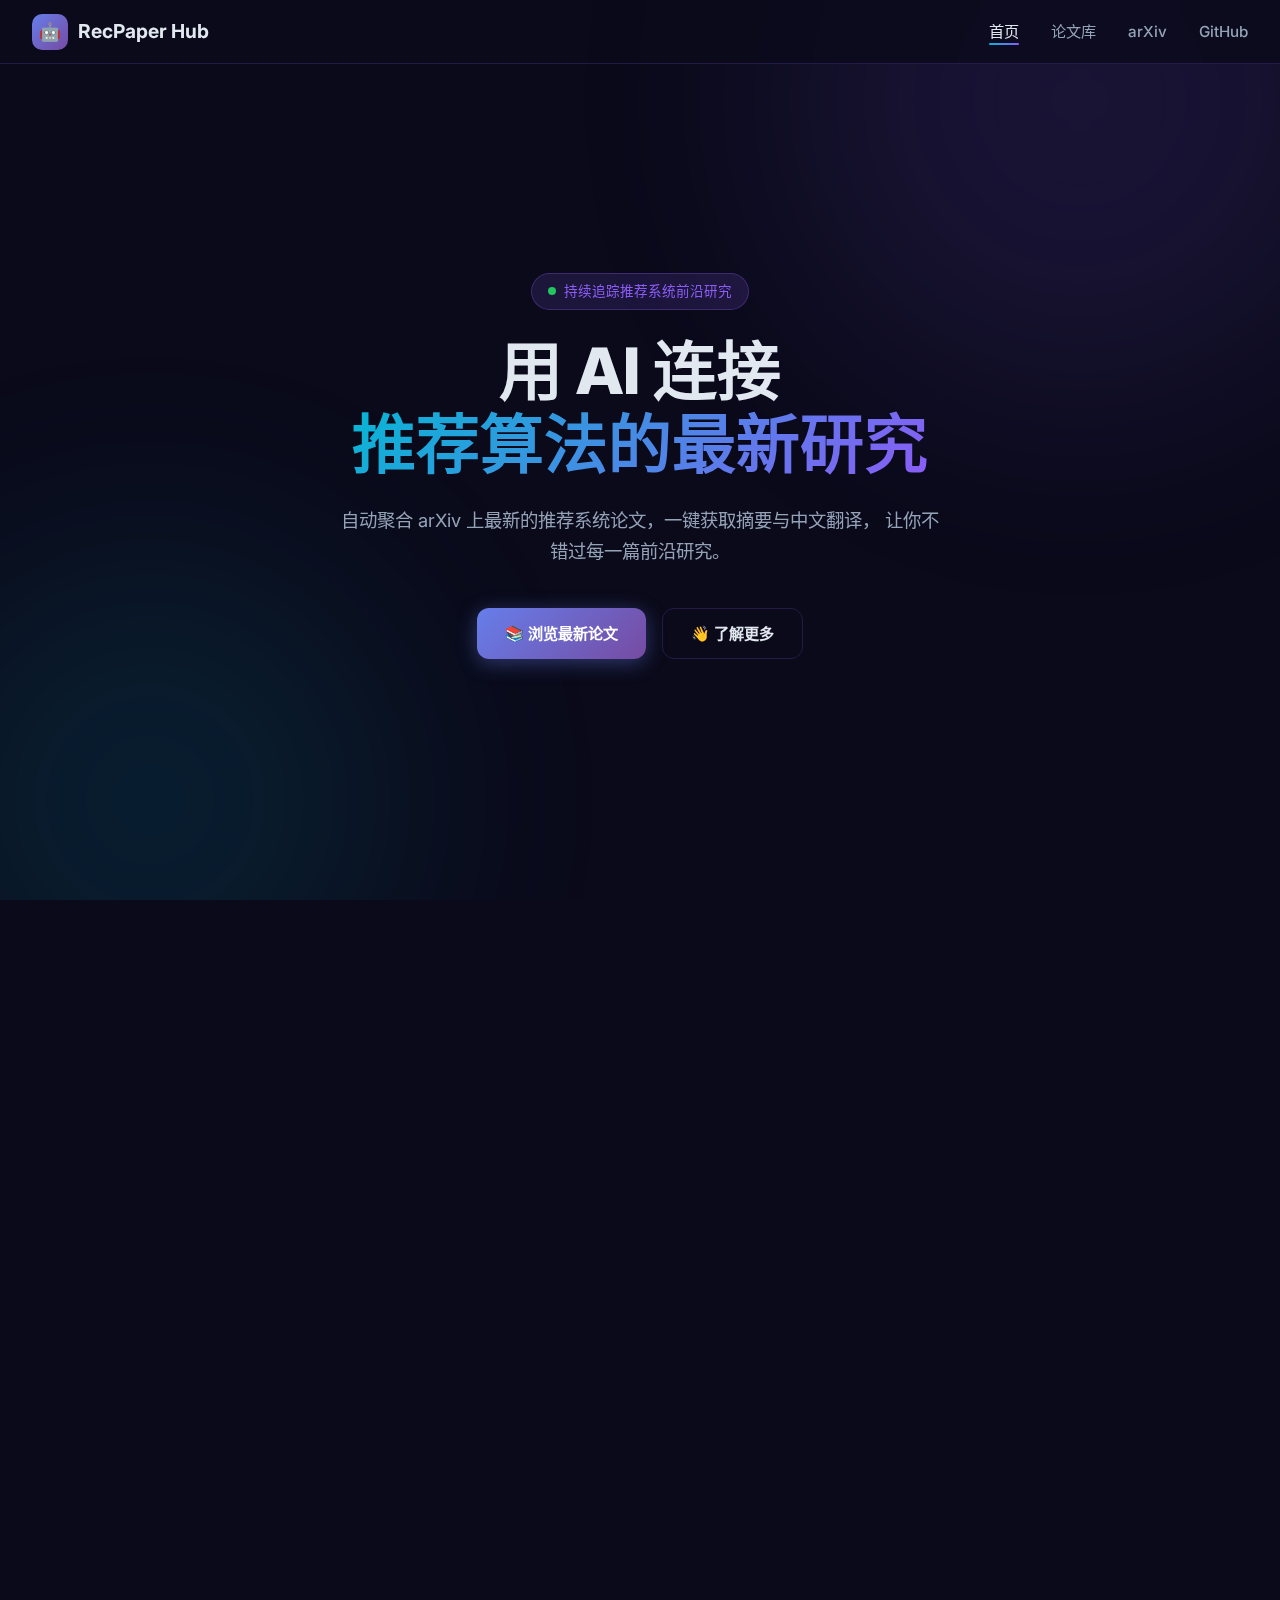
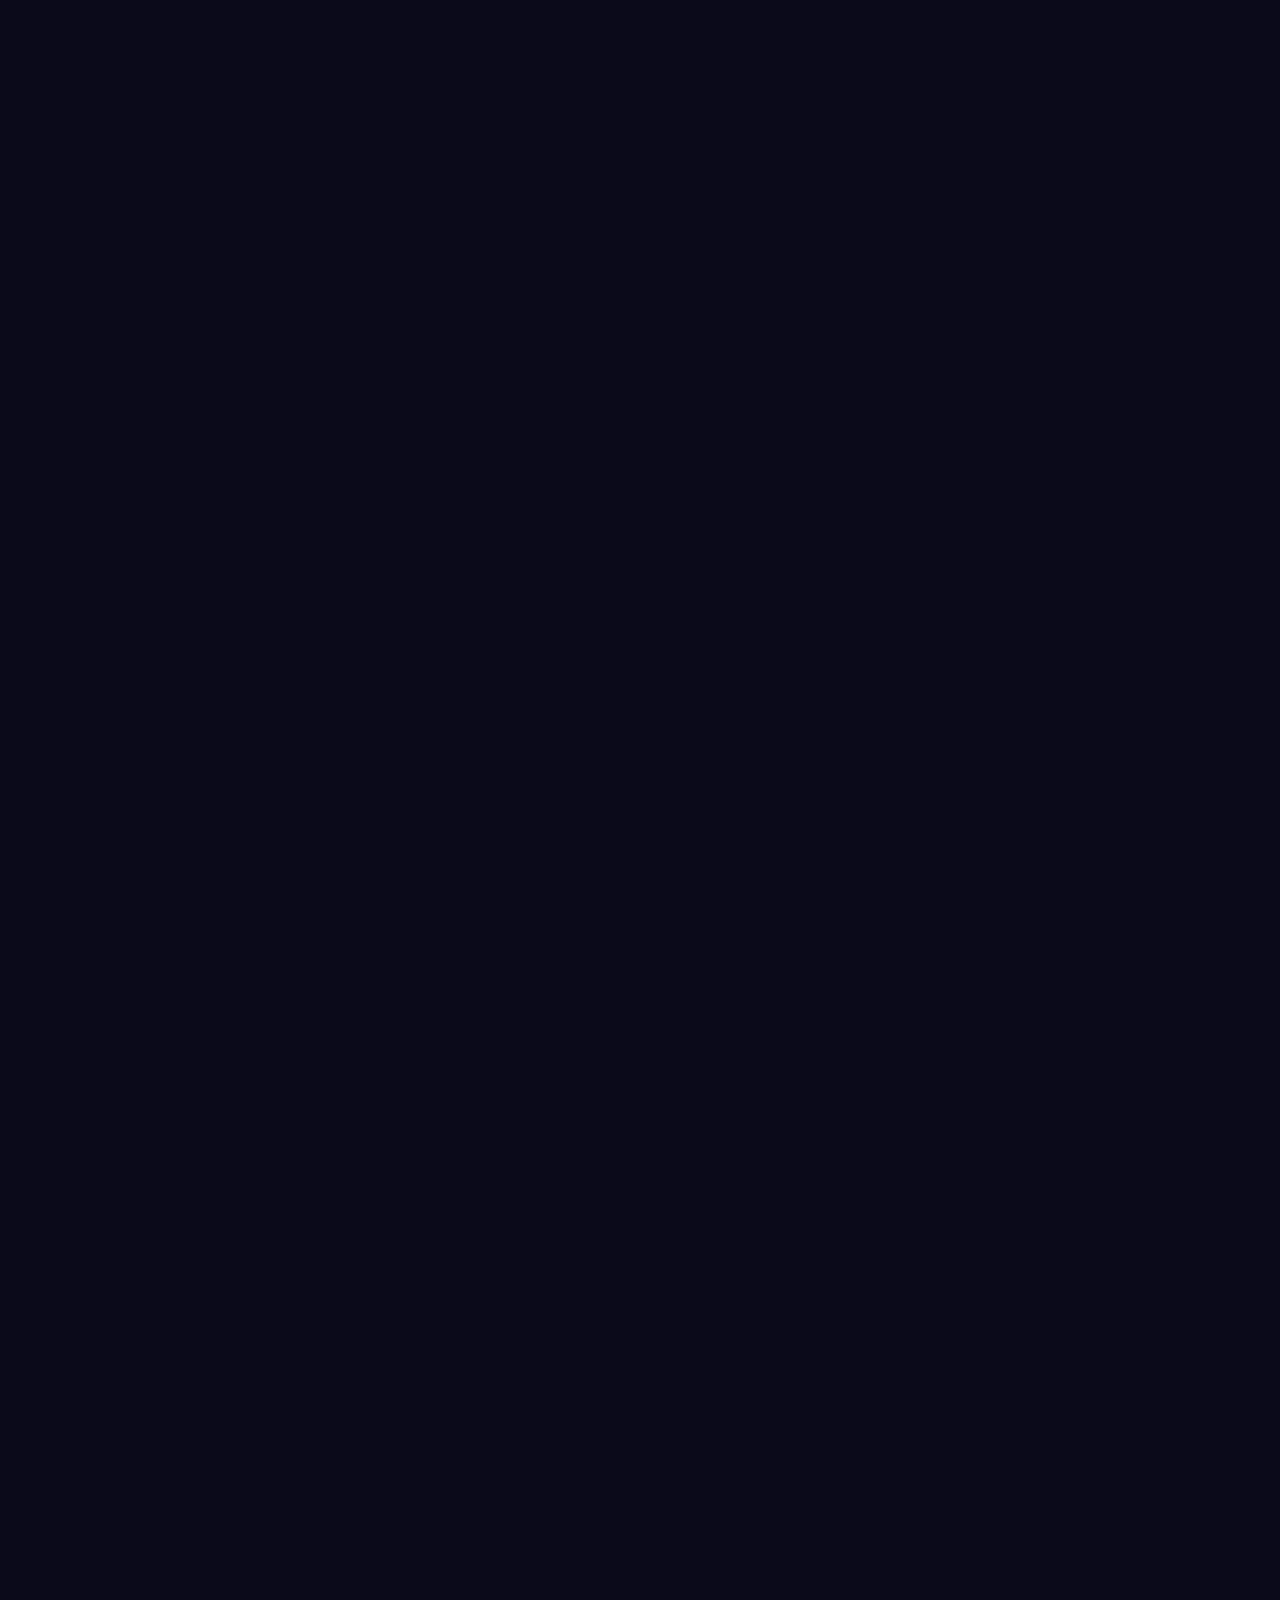
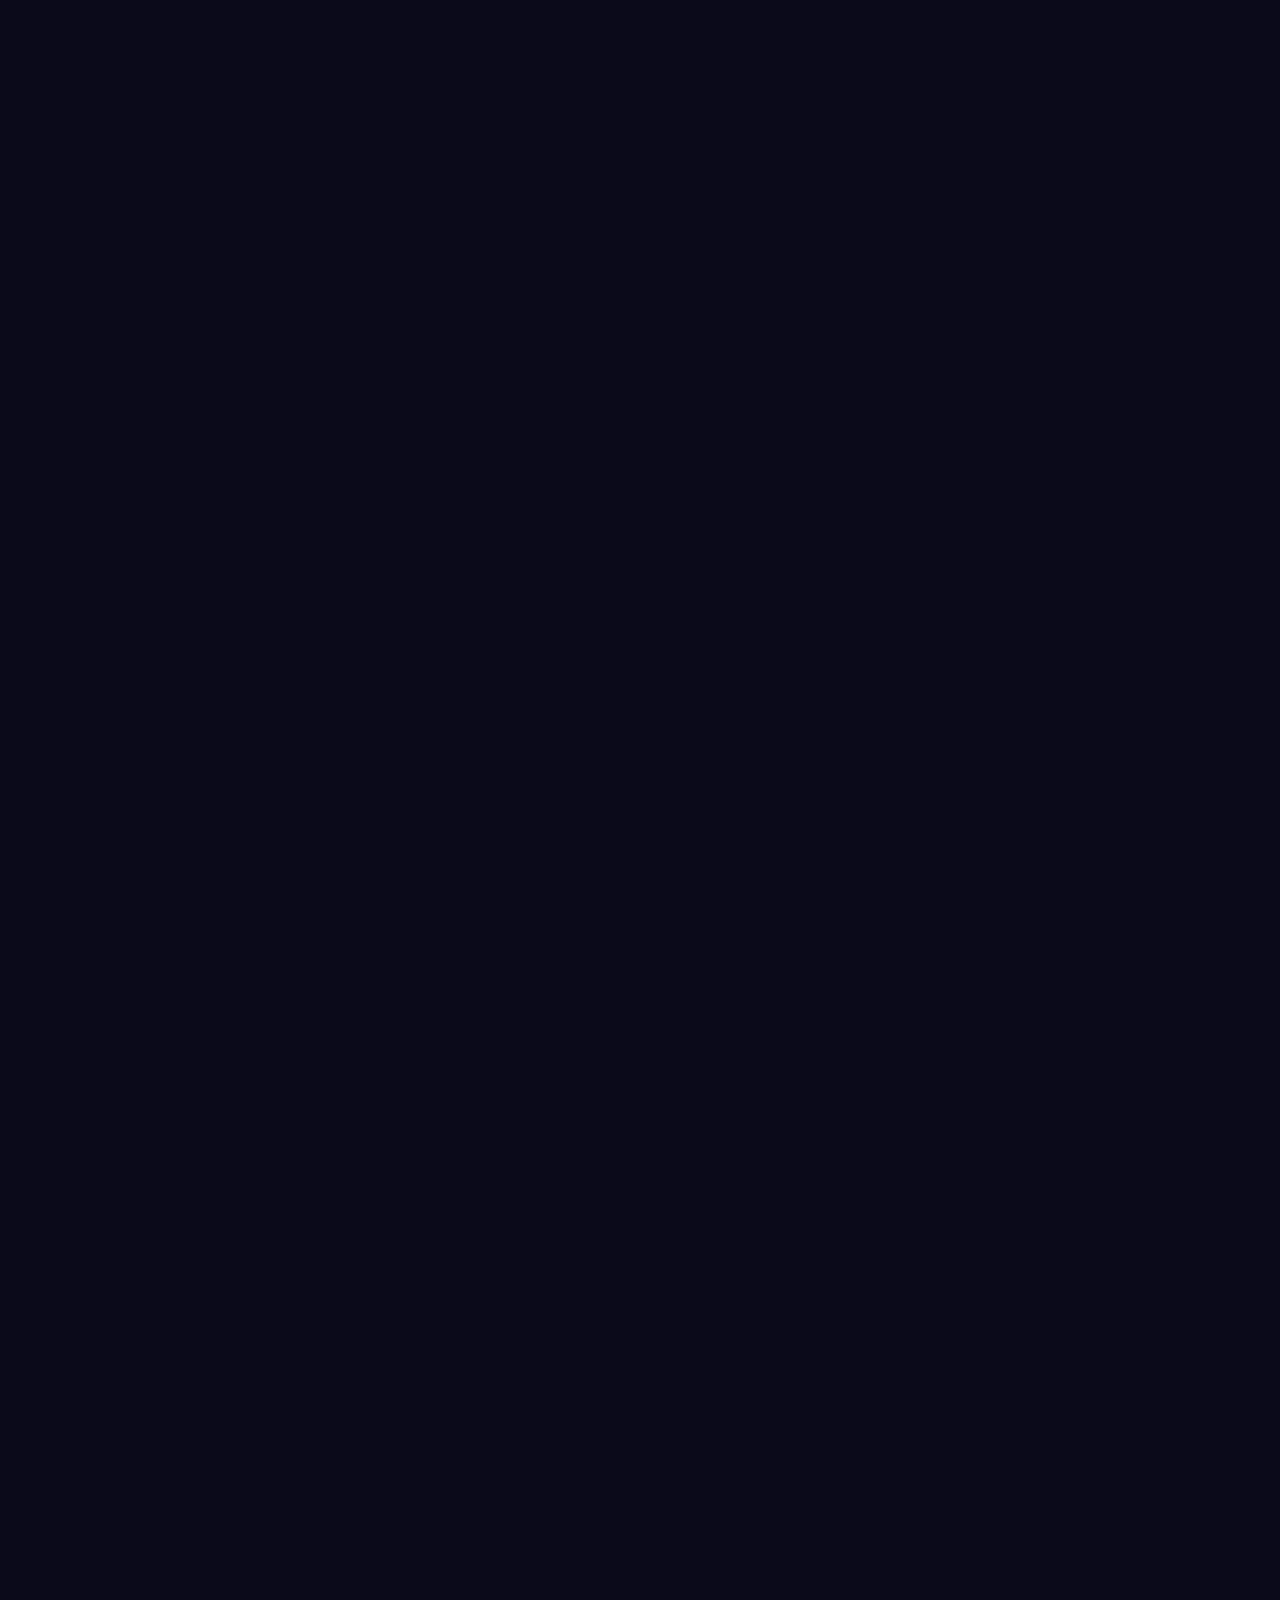
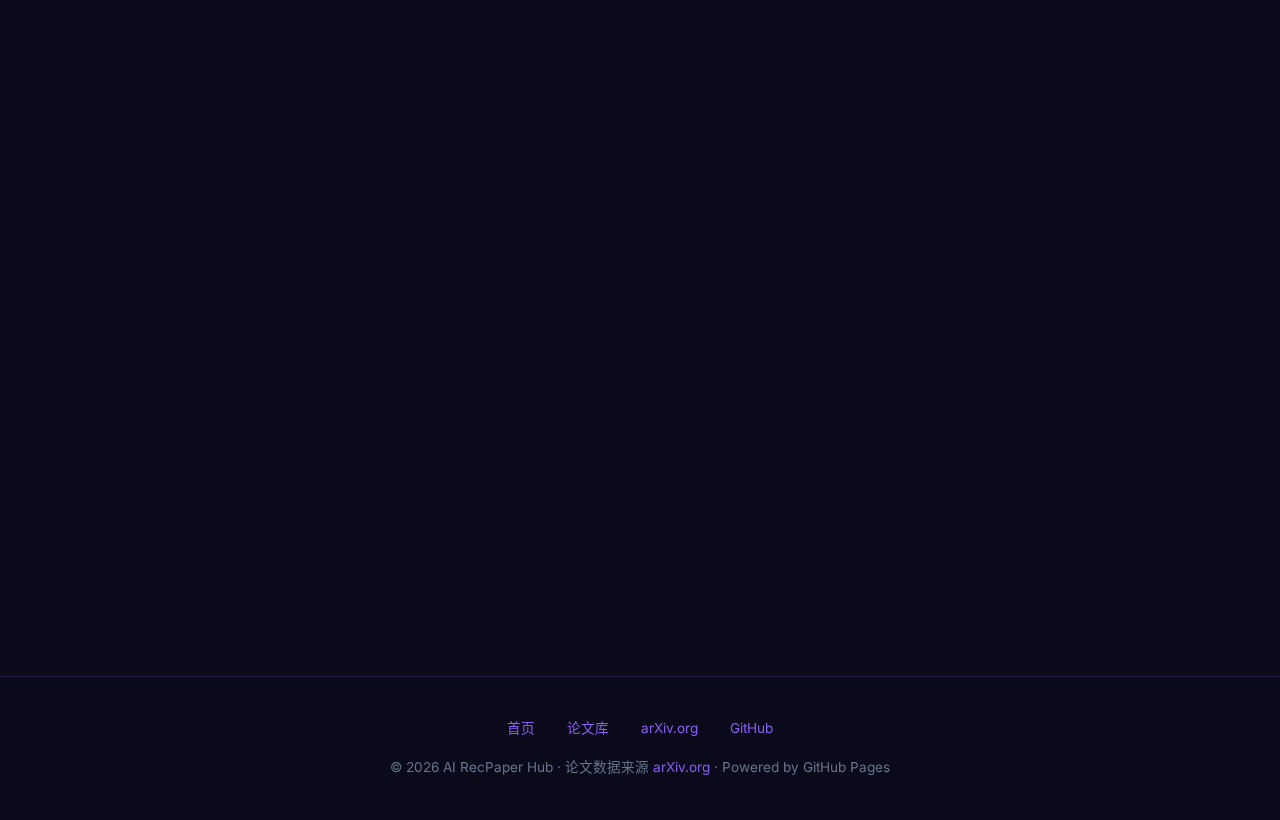
<file: index.html>
<!DOCTYPE html>
<html lang="zh-CN">
<head>
  <meta charset="UTF-8">
  <meta name="viewport" content="width=device-width, initial-scale=1.0">
  <title>AI RecPaper Hub | 推荐算法论文聚合</title>
  <meta name="description" content="AI 驱动的推荐算法论文聚合平台，自动从 arXiv 抓取最新推荐系统研究论文，提供中文翻译。">
  <link rel="preconnect" href="https://fonts.googleapis.com">
  <link rel="preconnect" href="https://fonts.gstatic.com" crossorigin>
  <link href="https://fonts.googleapis.com/css2?family=Inter:wght@400;500;600;700;800&display=swap" rel="stylesheet">
  <link rel="stylesheet" href="css/style.css">
  <link rel="icon" href="data:image/svg+xml,<svg xmlns='http://www.w3.org/2000/svg' viewBox='0 0 100 100'><text y='.9em' font-size='90'>🤖</text></svg>">
</head>
<body>
  <div class="bg-mesh"></div>

  <!-- Navigation -->
  <nav class="navbar">
    <a href="index.html" class="nav-logo">
      <span class="logo-icon">🤖</span>
      <span>RecPaper Hub</span>
    </a>
    <ul class="nav-links">
      <li><a href="index.html" class="active">首页</a></li>
      <li><a href="papers.html">论文库</a></li>
      <li><a href="https://arxiv.org/list/cs.IR/recent" target="_blank" rel="noopener">arXiv</a></li>
      <li><a href="https://github.com/catsketch960" target="_blank" rel="noopener">GitHub</a></li>
    </ul>
    <button class="nav-toggle" onclick="toggleNav()" aria-label="Toggle navigation">
      <span></span><span></span><span></span>
    </button>
  </nav>

  <!-- Hero Section -->
  <section class="hero">
    <div class="hero-content">
      <div class="hero-badge">
        <span class="pulse"></span>
        持续追踪推荐系统前沿研究
      </div>
      <h1>
        用 AI 连接<br>
        <span class="gradient-text">推荐算法的最新研究</span>
      </h1>
      <p class="hero-desc">
        自动聚合 arXiv 上最新的推荐系统论文，一键获取摘要与中文翻译，
        让你不错过每一篇前沿研究。
      </p>
      <div class="hero-actions">
        <a href="papers.html" class="btn btn-primary">📚 浏览最新论文</a>
        <a href="#about" class="btn btn-outline">👋 了解更多</a>
      </div>
    </div>
  </section>

  <!-- About Section -->
  <section class="section" id="about">
    <div class="about-grid reveal">
      <div style="display:flex; justify-content:center;">
        <div class="about-avatar">👨‍💻</div>
      </div>
      <div class="about-text">
        <h3>关于我</h3>
        <p>
          你好！我是一名 <strong>AI 工程师</strong>，专注于将 AI 与机器学习技术应用到
          <strong>推荐系统</strong>和<strong>推荐算法</strong>的研究与工程实践中。
        </p>
        <p>
          我对协同过滤、深度推荐模型、CTR 预估、序列推荐、图神经网络推荐等方向有浓厚兴趣。
          这个站点是我的个人工具——自动追踪 arXiv 上的最新推荐算法论文，
          帮助自己和同行快速了解领域前沿。
        </p>
        <div class="tech-tags">
          <span class="tech-tag">推荐系统</span>
          <span class="tech-tag">深度学习</span>
          <span class="tech-tag">CTR 预估</span>
          <span class="tech-tag">协同过滤</span>
          <span class="tech-tag">图神经网络</span>
          <span class="tech-tag">NLP</span>
          <span class="tech-tag">Python</span>
          <span class="tech-tag">PyTorch</span>
        </div>
      </div>
    </div>
  </section>

  <!-- How It Works -->
  <section class="section">
    <div class="section-header reveal">
      <div class="section-divider"></div>
      <h2>工作原理</h2>
      <p>三步获取最新推荐算法论文</p>
    </div>
    <div class="steps-container">
      <div class="step reveal">
        <div class="step-number">1</div>
        <h3>抓取论文</h3>
        <p>通过 arXiv API 实时检索推荐系统、协同过滤、CTR 预估等领域的最新论文。</p>
        <span class="step-arrow">→</span>
      </div>
      <div class="step reveal">
        <div class="step-number">2</div>
        <h3>智能解析</h3>
        <p>自动提取论文标题、作者、摘要、分类标签，结构化呈现关键信息。</p>
        <span class="step-arrow">→</span>
      </div>
      <div class="step reveal">
        <div class="step-number">3</div>
        <h3>中文翻译</h3>
        <p>一键将英文摘要翻译为中文，降低阅读门槛，快速掌握论文要点。</p>
      </div>
    </div>
  </section>

  <!-- Features -->
  <section class="section">
    <div class="section-header reveal">
      <div class="section-divider"></div>
      <h2>核心功能</h2>
      <p>为推荐算法研究者打造的论文追踪工具</p>
    </div>
    <div class="features-grid">
      <div class="feature-card reveal">
        <div class="feature-icon blue">🔍</div>
        <h3>实时检索</h3>
        <p>直接从 arXiv 实时拉取最新论文，支持关键词搜索和分类筛选，始终保持信息最新。</p>
      </div>
      <div class="feature-card reveal">
        <div class="feature-icon purple">🌐</div>
        <h3>摘要翻译</h3>
        <p>集成翻译 API，一键将英文摘要翻译为中文，翻译结果本地缓存，无需重复请求。</p>
      </div>
      <div class="feature-card reveal">
        <div class="feature-icon cyan">📊</div>
        <h3>分类浏览</h3>
        <p>支持按 cs.IR、cs.LG、cs.AI 等 arXiv 分类筛选，精准定位感兴趣的研究方向。</p>
      </div>
      <div class="feature-card reveal">
        <div class="feature-icon pink">⚡</div>
        <h3>极速体验</h3>
        <p>纯前端架构，无需后端服务器，GitHub Pages 免费托管，全球 CDN 加速访问。</p>
      </div>
    </div>
  </section>

  <!-- Recent Papers Preview -->
  <section class="section">
    <div class="section-header reveal">
      <div class="section-divider"></div>
      <h2>最新论文</h2>
      <p>来自 arXiv 的推荐系统领域最新研究</p>
    </div>
    <div class="papers-preview" id="papers-preview">
      <div class="loading-container" style="grid-column: 1 / -1;">
        <div class="spinner"></div>
        <p class="loading-text">正在从 arXiv 获取最新论文...</p>
      </div>
    </div>
    <div style="text-align:center; margin-top:2rem;" class="reveal">
      <a href="papers.html" class="btn btn-primary">查看全部论文 →</a>
    </div>
  </section>

  <!-- Footer -->
  <footer class="footer">
    <div class="footer-links">
      <a href="index.html">首页</a>
      <a href="papers.html">论文库</a>
      <a href="https://arxiv.org" target="_blank" rel="noopener">arXiv.org</a>
      <a href="https://github.com/catsketch960" target="_blank" rel="noopener">GitHub</a>
    </div>
    <p>
      © 2026 AI RecPaper Hub · 论文数据来源
      <a href="https://arxiv.org" target="_blank" rel="noopener">arXiv.org</a>
      · Powered by GitHub Pages
    </p>
  </footer>

  <script src="js/app.js?v=4"></script>
</body>
</html>
</file>
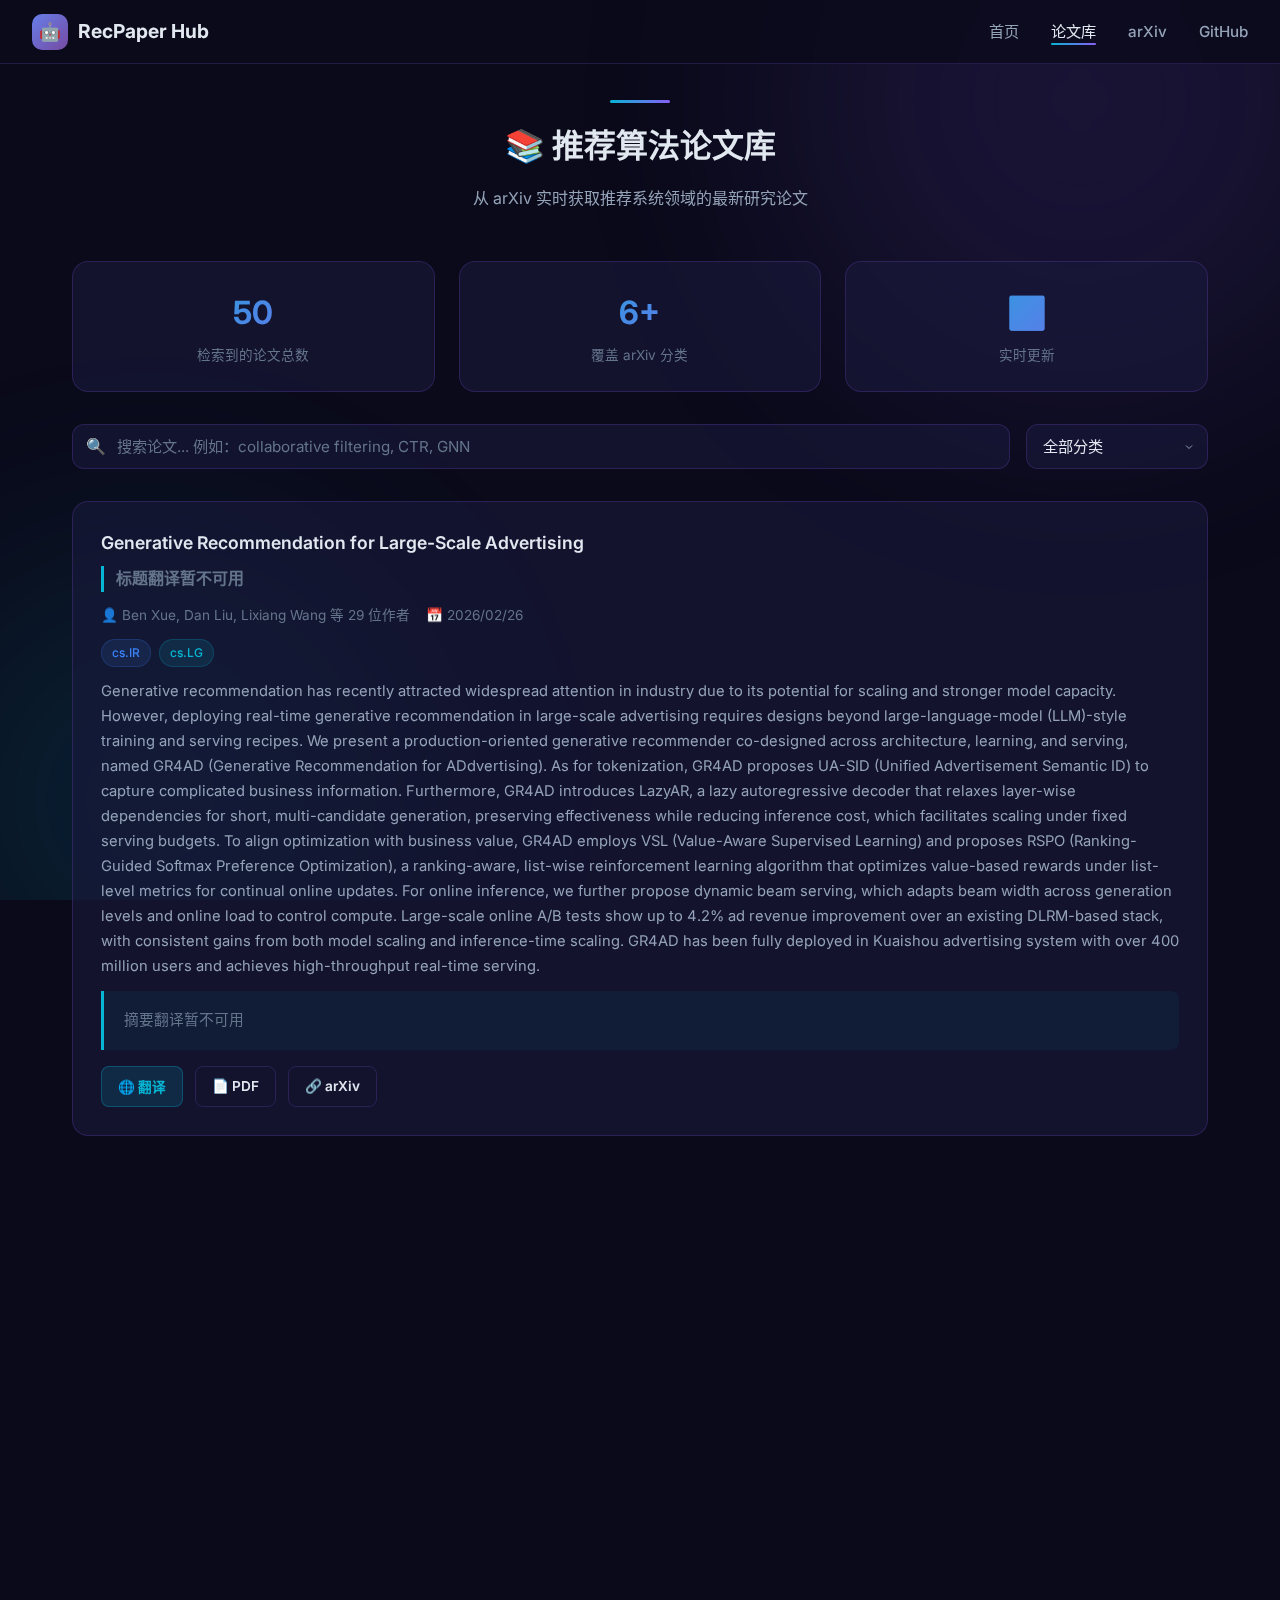
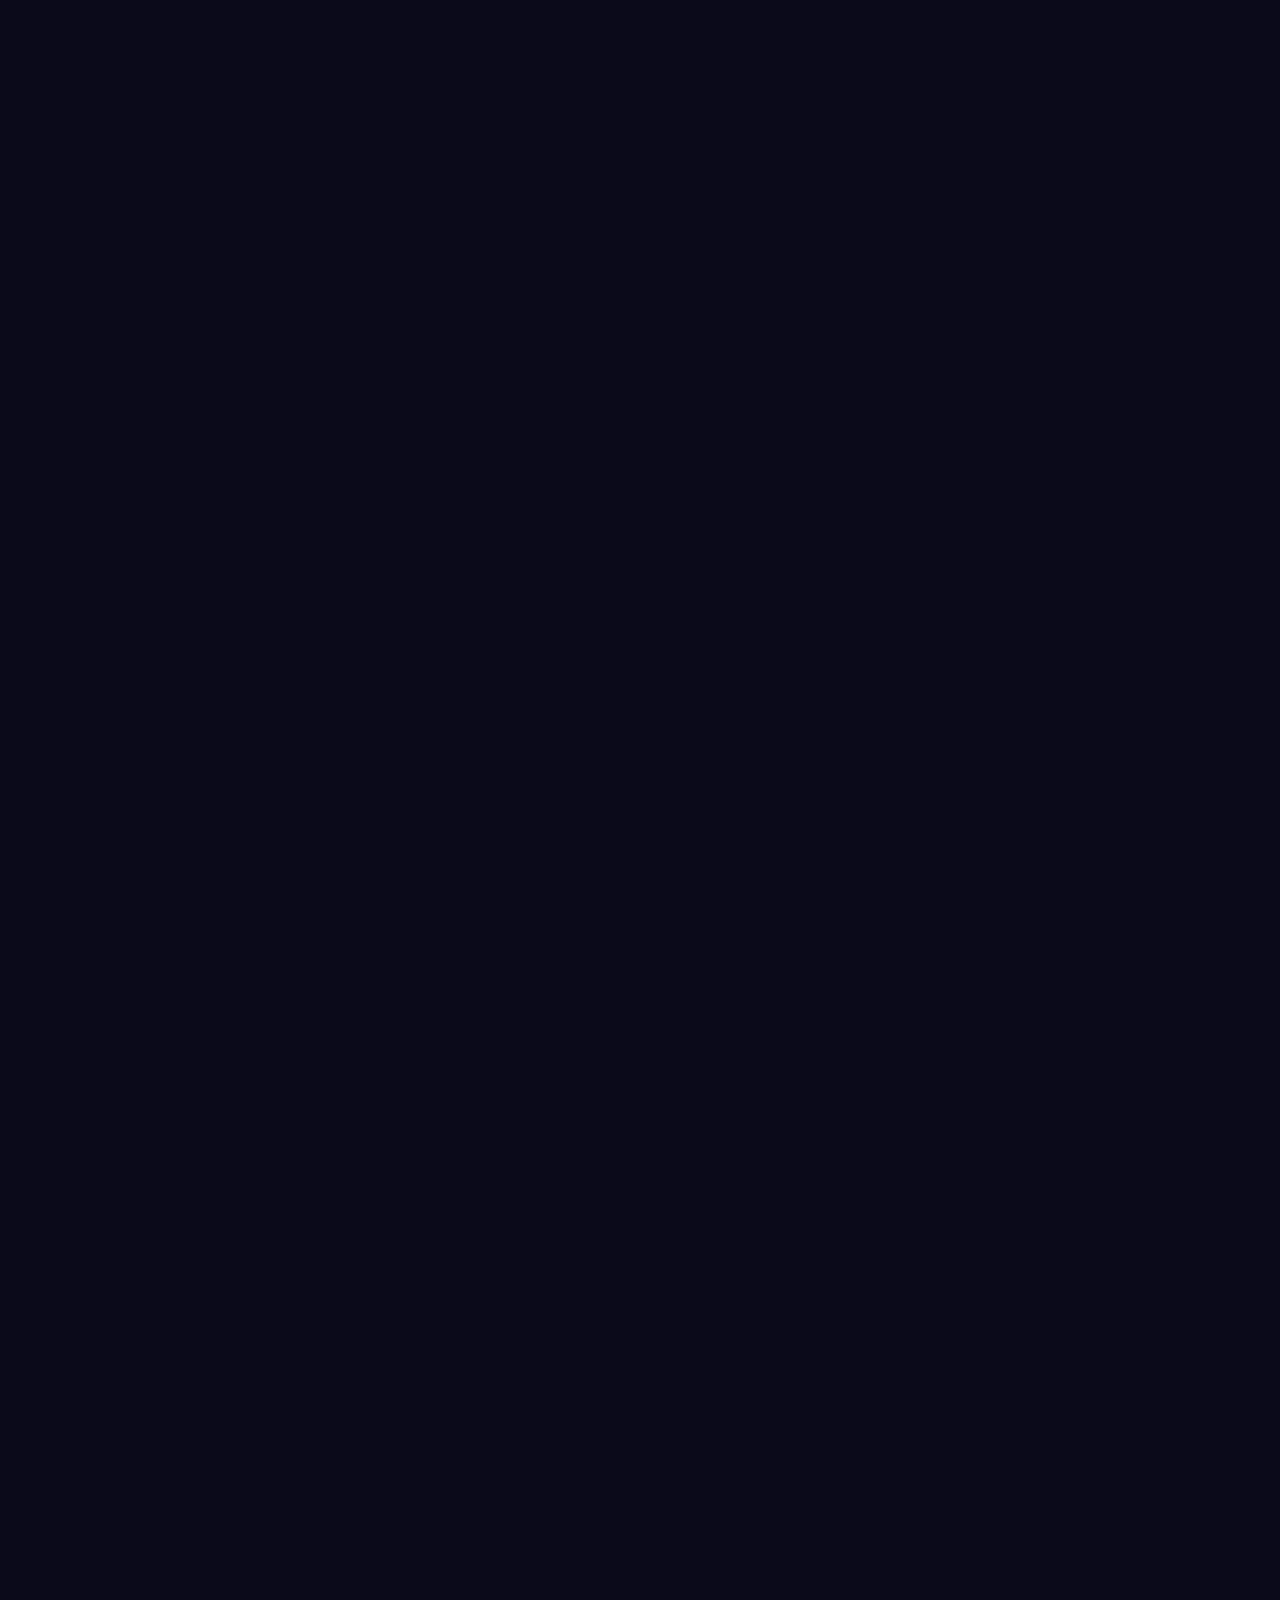
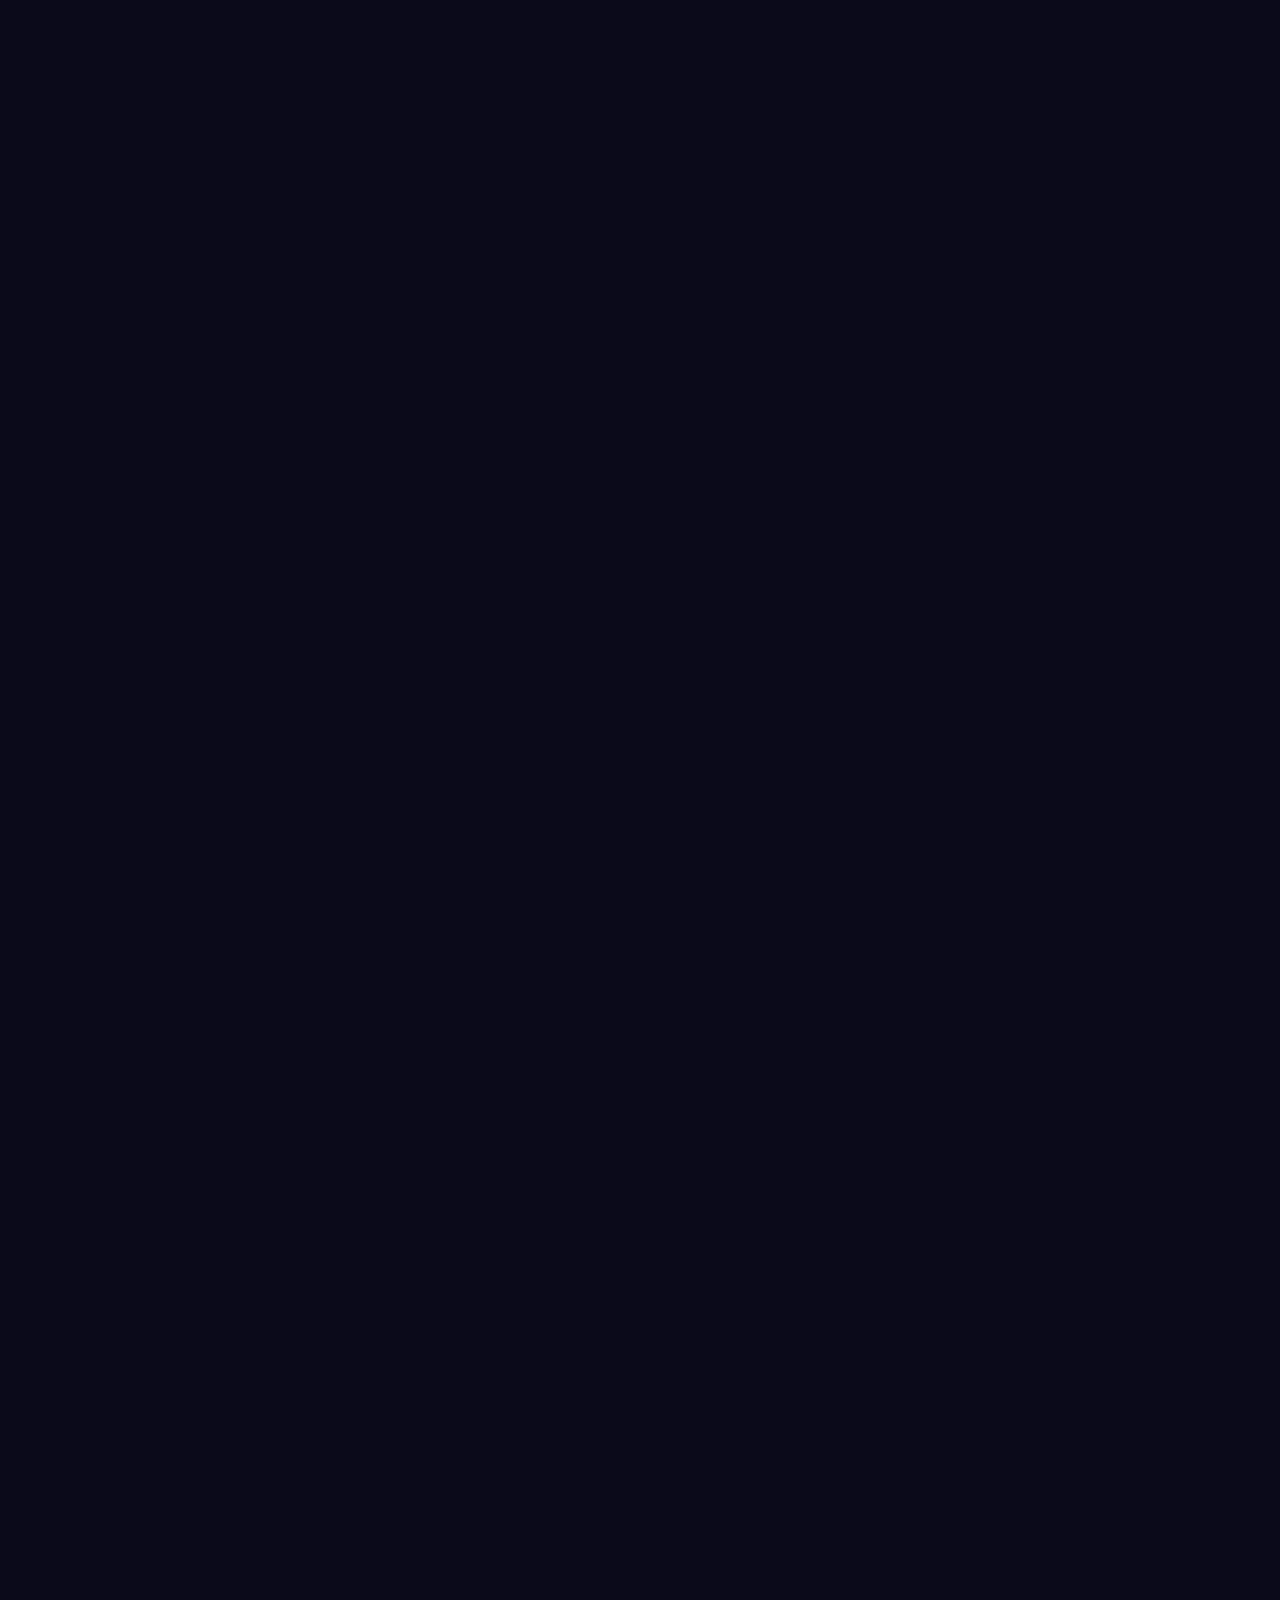
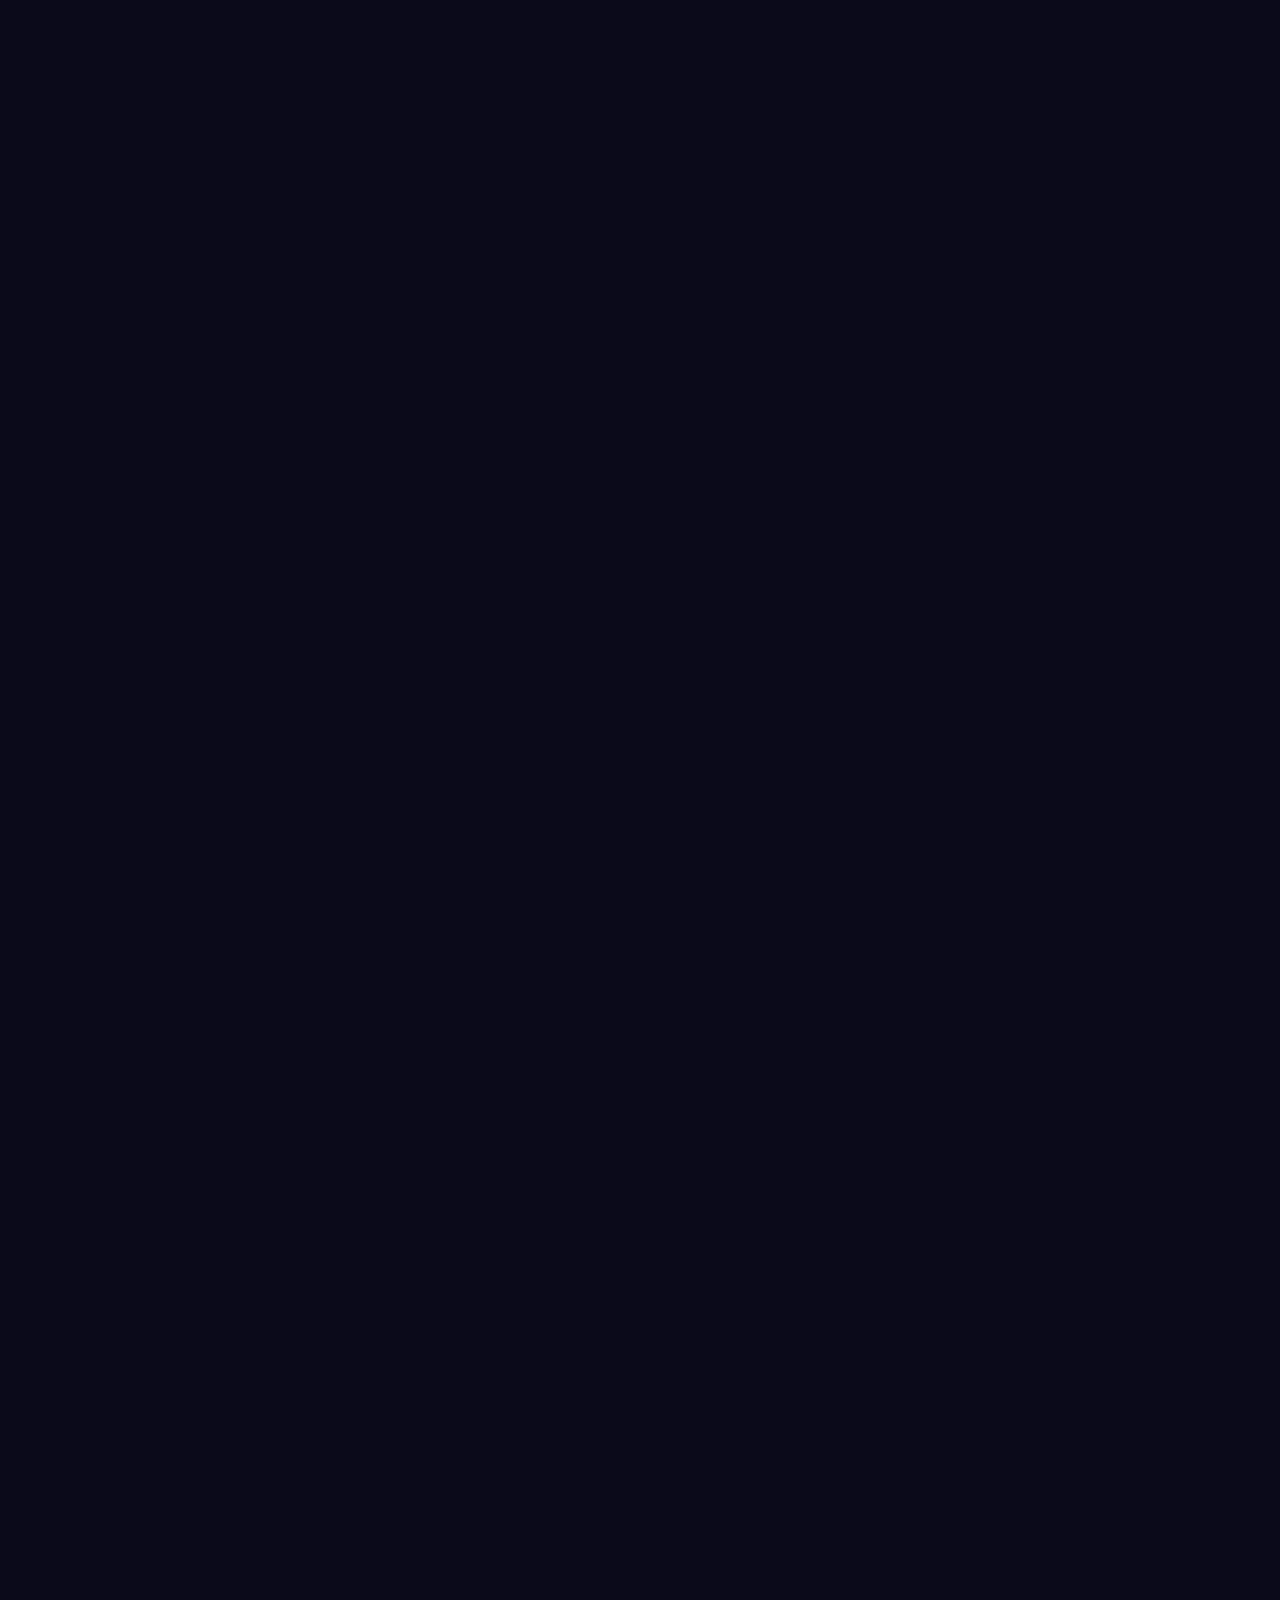
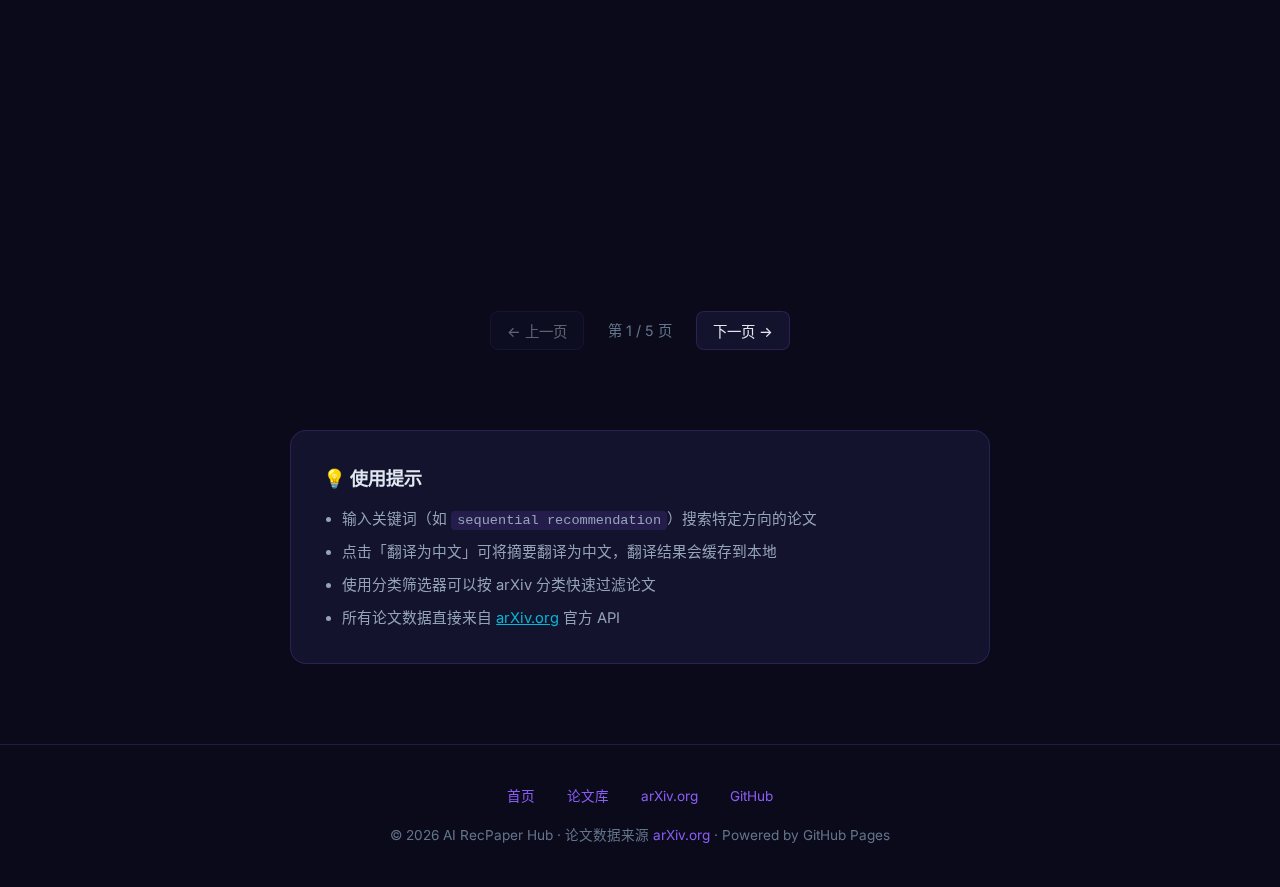
<file: papers.html>
<!DOCTYPE html>
<html lang="zh-CN">
<head>
  <meta charset="UTF-8">
  <meta name="viewport" content="width=device-width, initial-scale=1.0">
  <title>论文库 | AI RecPaper Hub</title>
  <meta name="description" content="浏览来自 arXiv 的最新推荐系统与推荐算法研究论文，支持搜索、分类和中文翻译。">
  <link rel="preconnect" href="https://fonts.googleapis.com">
  <link rel="preconnect" href="https://fonts.gstatic.com" crossorigin>
  <link href="https://fonts.googleapis.com/css2?family=Inter:wght@400;500;600;700;800&display=swap" rel="stylesheet">
  <link rel="stylesheet" href="css/style.css">
  <link rel="icon" href="data:image/svg+xml,<svg xmlns='http://www.w3.org/2000/svg' viewBox='0 0 100 100'><text y='.9em' font-size='90'>🤖</text></svg>">
</head>
<body>
  <div class="bg-mesh"></div>

  <!-- Navigation -->
  <nav class="navbar">
    <a href="index.html" class="nav-logo">
      <span class="logo-icon">🤖</span>
      <span>RecPaper Hub</span>
    </a>
    <ul class="nav-links">
      <li><a href="index.html">首页</a></li>
      <li><a href="papers.html" class="active">论文库</a></li>
      <li><a href="https://arxiv.org/list/cs.IR/recent" target="_blank" rel="noopener">arXiv</a></li>
      <li><a href="https://github.com/catsketch960" target="_blank" rel="noopener">GitHub</a></li>
    </ul>
    <button class="nav-toggle" onclick="toggleNav()" aria-label="Toggle navigation">
      <span></span><span></span><span></span>
    </button>
  </nav>

  <!-- Page Header -->
  <section style="padding-top: 100px;" class="section">
    <div class="section-header">
      <div class="section-divider"></div>
      <h2>📚 推荐算法论文库</h2>
      <p>从 arXiv 实时获取推荐系统领域的最新研究论文</p>
    </div>

    <!-- Stats -->
    <div class="stats-bar">
      <div class="stat-item">
        <div class="stat-value" id="total-count">-</div>
        <div class="stat-label">检索到的论文总数</div>
      </div>
      <div class="stat-item">
        <div class="stat-value">6+</div>
        <div class="stat-label">覆盖 arXiv 分类</div>
      </div>
      <div class="stat-item">
        <div class="stat-value">🔄</div>
        <div class="stat-label">实时更新</div>
      </div>
    </div>

    <!-- Search & Filter -->
    <div class="papers-controls">
      <div class="search-box">
        <span class="search-icon">🔍</span>
        <input
          type="text"
          id="search-input"
          placeholder="搜索论文... 例如：collaborative filtering, CTR, GNN"
          oninput="onSearchInput()"
          onkeydown="if(event.key==='Enter') handleSearch()"
        >
      </div>
      <select class="category-filter" id="category-select" onchange="handleSearch()">
        <option value="all">全部分类</option>
        <option value="cs.IR">cs.IR · 信息检索</option>
        <option value="cs.LG">cs.LG · 机器学习</option>
        <option value="cs.AI">cs.AI · 人工智能</option>
        <option value="cs.CL">cs.CL · 计算语言学</option>
        <option value="cs.CV">cs.CV · 计算机视觉</option>
      </select>
    </div>

    <!-- Papers List -->
    <div class="papers-list" id="papers-list">
      <div class="loading-container">
        <div class="spinner"></div>
        <p class="loading-text">正在从 arXiv 获取最新论文...</p>
      </div>
    </div>

    <!-- Pagination -->
    <div class="pagination" id="pagination"></div>
  </section>

  <!-- Tips -->
  <section class="section" style="padding-top:0;">
    <div class="feature-card" style="max-width:700px; margin:0 auto;">
      <h3 style="margin-bottom:0.75rem;">💡 使用提示</h3>
      <ul style="color:var(--text-secondary); font-size:0.92rem; padding-left:1.2rem; display:flex; flex-direction:column; gap:0.5rem;">
        <li>输入关键词（如 <code style="background:rgba(139,92,246,0.15); padding:2px 6px; border-radius:4px; font-size:0.85rem;">sequential recommendation</code>）搜索特定方向的论文</li>
        <li>点击「翻译为中文」可将摘要翻译为中文，翻译结果会缓存到本地</li>
        <li>使用分类筛选器可以按 arXiv 分类快速过滤论文</li>
        <li>所有论文数据直接来自 <a href="https://arxiv.org" target="_blank" style="color:var(--accent-cyan);">arXiv.org</a> 官方 API</li>
      </ul>
    </div>
  </section>

  <!-- Footer -->
  <footer class="footer">
    <div class="footer-links">
      <a href="index.html">首页</a>
      <a href="papers.html">论文库</a>
      <a href="https://arxiv.org" target="_blank" rel="noopener">arXiv.org</a>
      <a href="https://github.com/catsketch960" target="_blank" rel="noopener">GitHub</a>
    </div>
    <p>
      © 2026 AI RecPaper Hub · 论文数据来源
      <a href="https://arxiv.org" target="_blank" rel="noopener">arXiv.org</a>
      · Powered by GitHub Pages
    </p>
  </footer>

  <script src="js/app.js?v=4"></script>
</body>
</html>
</file>
<file: css/style.css>
/* ============================================
   AI RecPaper Hub - Main Stylesheet
   ============================================ */

:root {
  --bg-primary: #0a0a1a;
  --bg-secondary: #111128;
  --bg-card: rgba(25, 25, 60, 0.6);
  --bg-card-hover: rgba(35, 35, 80, 0.8);
  --text-primary: #e2e8f0;
  --text-secondary: #94a3b8;
  --text-muted: #64748b;
  --accent-blue: #3b82f6;
  --accent-purple: #8b5cf6;
  --accent-cyan: #06b6d4;
  --accent-pink: #ec4899;
  --gradient-primary: linear-gradient(135deg, #667eea 0%, #764ba2 100%);
  --gradient-accent: linear-gradient(135deg, #06b6d4 0%, #8b5cf6 100%);
  --gradient-warm: linear-gradient(135deg, #f093fb 0%, #f5576c 100%);
  --border-color: rgba(139, 92, 246, 0.2);
  --border-glow: rgba(139, 92, 246, 0.4);
  --shadow-card: 0 4px 24px rgba(0, 0, 0, 0.3);
  --shadow-glow: 0 0 30px rgba(139, 92, 246, 0.15);
  --radius: 16px;
  --radius-sm: 8px;
  --transition: all 0.3s cubic-bezier(0.4, 0, 0.2, 1);
  --font-sans: 'Inter', -apple-system, BlinkMacSystemFont, 'Segoe UI', sans-serif;
  --font-mono: 'JetBrains Mono', 'Fira Code', monospace;
}

* {
  margin: 0;
  padding: 0;
  box-sizing: border-box;
}

html {
  scroll-behavior: smooth;
}

body {
  font-family: var(--font-sans);
  background: var(--bg-primary);
  color: var(--text-primary);
  line-height: 1.7;
  overflow-x: hidden;
}

/* ---- Animated background ---- */
.bg-mesh {
  position: fixed;
  inset: 0;
  z-index: -1;
  overflow: hidden;
}

.bg-mesh::before,
.bg-mesh::after {
  content: '';
  position: absolute;
  border-radius: 50%;
  filter: blur(120px);
  opacity: 0.12;
  animation: floatBlob 20s ease-in-out infinite alternate;
}

.bg-mesh::before {
  width: 600px;
  height: 600px;
  background: var(--accent-purple);
  top: -200px;
  right: -100px;
}

.bg-mesh::after {
  width: 500px;
  height: 500px;
  background: var(--accent-cyan);
  bottom: -150px;
  left: -100px;
  animation-delay: -10s;
}

@keyframes floatBlob {
  0% { transform: translate(0, 0) scale(1); }
  33% { transform: translate(60px, -40px) scale(1.1); }
  66% { transform: translate(-40px, 60px) scale(0.9); }
  100% { transform: translate(30px, -30px) scale(1.05); }
}

/* ---- Navigation ---- */
.navbar {
  position: fixed;
  top: 0;
  left: 0;
  right: 0;
  z-index: 1000;
  padding: 0 2rem;
  height: 64px;
  display: flex;
  align-items: center;
  justify-content: space-between;
  background: rgba(10, 10, 26, 0.8);
  backdrop-filter: blur(20px);
  border-bottom: 1px solid var(--border-color);
  transition: var(--transition);
}

.navbar.scrolled {
  background: rgba(10, 10, 26, 0.95);
  box-shadow: 0 4px 30px rgba(0, 0, 0, 0.3);
}

.nav-logo {
  display: flex;
  align-items: center;
  gap: 10px;
  text-decoration: none;
  font-weight: 700;
  font-size: 1.2rem;
  color: var(--text-primary);
}

.nav-logo .logo-icon {
  width: 36px;
  height: 36px;
  background: var(--gradient-primary);
  border-radius: 10px;
  display: flex;
  align-items: center;
  justify-content: center;
  font-size: 1.1rem;
}

.nav-links {
  display: flex;
  align-items: center;
  gap: 2rem;
  list-style: none;
}

.nav-links a {
  text-decoration: none;
  color: var(--text-secondary);
  font-size: 0.95rem;
  font-weight: 500;
  transition: var(--transition);
  position: relative;
}

.nav-links a:hover,
.nav-links a.active {
  color: var(--text-primary);
}

.nav-links a::after {
  content: '';
  position: absolute;
  bottom: -4px;
  left: 0;
  width: 0;
  height: 2px;
  background: var(--gradient-accent);
  border-radius: 1px;
  transition: width 0.3s ease;
}

.nav-links a:hover::after,
.nav-links a.active::after {
  width: 100%;
}

.nav-toggle {
  display: none;
  flex-direction: column;
  gap: 5px;
  cursor: pointer;
  background: none;
  border: none;
  padding: 4px;
}

.nav-toggle span {
  display: block;
  width: 24px;
  height: 2px;
  background: var(--text-primary);
  border-radius: 2px;
  transition: var(--transition);
}

/* ---- Hero Section ---- */
.hero {
  min-height: 100vh;
  display: flex;
  align-items: center;
  justify-content: center;
  padding: 6rem 2rem 4rem;
  position: relative;
}

.hero-content {
  max-width: 800px;
  text-align: center;
}

.hero-badge {
  display: inline-flex;
  align-items: center;
  gap: 8px;
  padding: 6px 16px;
  background: rgba(139, 92, 246, 0.15);
  border: 1px solid rgba(139, 92, 246, 0.3);
  border-radius: 100px;
  font-size: 0.85rem;
  color: var(--accent-purple);
  margin-bottom: 1.5rem;
  animation: fadeInUp 0.6s ease-out;
}

.hero-badge .pulse {
  width: 8px;
  height: 8px;
  background: #22c55e;
  border-radius: 50%;
  animation: pulse 2s ease-in-out infinite;
}

@keyframes pulse {
  0%, 100% { opacity: 1; transform: scale(1); }
  50% { opacity: 0.5; transform: scale(1.5); }
}

.hero h1 {
  font-size: clamp(2.4rem, 6vw, 4rem);
  font-weight: 800;
  line-height: 1.15;
  margin-bottom: 1.5rem;
  animation: fadeInUp 0.6s ease-out 0.1s both;
}

.hero h1 .gradient-text {
  background: var(--gradient-accent);
  -webkit-background-clip: text;
  -webkit-text-fill-color: transparent;
  background-clip: text;
}

.hero-desc {
  font-size: 1.15rem;
  color: var(--text-secondary);
  max-width: 600px;
  margin: 0 auto 2.5rem;
  animation: fadeInUp 0.6s ease-out 0.2s both;
}

.hero-actions {
  display: flex;
  gap: 1rem;
  justify-content: center;
  flex-wrap: wrap;
  animation: fadeInUp 0.6s ease-out 0.3s both;
}

@keyframes fadeInUp {
  from { opacity: 0; transform: translateY(24px); }
  to { opacity: 1; transform: translateY(0); }
}

/* ---- Buttons ---- */
.btn {
  display: inline-flex;
  align-items: center;
  gap: 8px;
  padding: 12px 28px;
  border-radius: 12px;
  font-size: 0.95rem;
  font-weight: 600;
  text-decoration: none;
  cursor: pointer;
  border: none;
  transition: var(--transition);
  font-family: var(--font-sans);
}

.btn-primary {
  background: var(--gradient-primary);
  color: #fff;
  box-shadow: 0 4px 20px rgba(102, 126, 234, 0.4);
}

.btn-primary:hover {
  transform: translateY(-2px);
  box-shadow: 0 6px 30px rgba(102, 126, 234, 0.5);
}

.btn-outline {
  background: transparent;
  color: var(--text-primary);
  border: 1px solid var(--border-color);
}

.btn-outline:hover {
  background: rgba(139, 92, 246, 0.1);
  border-color: var(--border-glow);
}

.btn-sm {
  padding: 8px 16px;
  font-size: 0.85rem;
  border-radius: 8px;
}

.btn-translate {
  background: rgba(6, 182, 212, 0.15);
  color: var(--accent-cyan);
  border: 1px solid rgba(6, 182, 212, 0.3);
}

.btn-translate:hover {
  background: rgba(6, 182, 212, 0.25);
}

/* ---- Section Commons ---- */
.section {
  padding: 5rem 2rem;
  max-width: 1200px;
  margin: 0 auto;
}

.section-header {
  text-align: center;
  margin-bottom: 3rem;
}

.section-header h2 {
  font-size: 2rem;
  font-weight: 700;
  margin-bottom: 0.75rem;
}

.section-header p {
  color: var(--text-secondary);
  max-width: 500px;
  margin: 0 auto;
}

.section-divider {
  width: 60px;
  height: 3px;
  background: var(--gradient-accent);
  border-radius: 3px;
  margin: 0 auto 1rem;
}

/* ---- Feature Cards ---- */
.features-grid {
  display: grid;
  grid-template-columns: repeat(auto-fit, minmax(300px, 1fr));
  gap: 1.5rem;
}

.feature-card {
  background: var(--bg-card);
  border: 1px solid var(--border-color);
  border-radius: var(--radius);
  padding: 2rem;
  transition: var(--transition);
  position: relative;
  overflow: hidden;
}

.feature-card::before {
  content: '';
  position: absolute;
  top: 0;
  left: 0;
  right: 0;
  height: 2px;
  background: var(--gradient-accent);
  opacity: 0;
  transition: opacity 0.3s;
}

.feature-card:hover {
  background: var(--bg-card-hover);
  border-color: var(--border-glow);
  transform: translateY(-4px);
  box-shadow: var(--shadow-glow);
}

.feature-card:hover::before {
  opacity: 1;
}

.feature-icon {
  width: 48px;
  height: 48px;
  border-radius: 12px;
  display: flex;
  align-items: center;
  justify-content: center;
  font-size: 1.4rem;
  margin-bottom: 1.2rem;
}

.feature-icon.blue { background: rgba(59, 130, 246, 0.15); }
.feature-icon.purple { background: rgba(139, 92, 246, 0.15); }
.feature-icon.cyan { background: rgba(6, 182, 212, 0.15); }
.feature-icon.pink { background: rgba(236, 72, 153, 0.15); }

.feature-card h3 {
  font-size: 1.15rem;
  margin-bottom: 0.6rem;
}

.feature-card p {
  color: var(--text-secondary);
  font-size: 0.92rem;
}

/* ---- How It Works (Steps) ---- */
.steps-container {
  display: flex;
  gap: 2rem;
  align-items: flex-start;
  flex-wrap: wrap;
  justify-content: center;
}

.step {
  flex: 1;
  min-width: 220px;
  max-width: 320px;
  text-align: center;
  position: relative;
}

.step-number {
  width: 56px;
  height: 56px;
  border-radius: 50%;
  background: var(--gradient-primary);
  display: flex;
  align-items: center;
  justify-content: center;
  font-weight: 700;
  font-size: 1.2rem;
  margin: 0 auto 1rem;
  box-shadow: 0 4px 20px rgba(102, 126, 234, 0.3);
}

.step h3 {
  font-size: 1.05rem;
  margin-bottom: 0.5rem;
}

.step p {
  color: var(--text-secondary);
  font-size: 0.9rem;
}

.step-arrow {
  position: absolute;
  right: -1.2rem;
  top: 28px;
  color: var(--text-muted);
  font-size: 1.2rem;
}

/* ---- Paper Cards ---- */
.papers-controls {
  display: flex;
  gap: 1rem;
  margin-bottom: 2rem;
  flex-wrap: wrap;
  align-items: center;
}

.search-box {
  flex: 1;
  min-width: 250px;
  position: relative;
}

.search-box input {
  width: 100%;
  padding: 12px 16px 12px 44px;
  background: var(--bg-card);
  border: 1px solid var(--border-color);
  border-radius: 12px;
  color: var(--text-primary);
  font-size: 0.95rem;
  font-family: var(--font-sans);
  transition: var(--transition);
  outline: none;
}

.search-box input:focus {
  border-color: var(--accent-purple);
  box-shadow: 0 0 0 3px rgba(139, 92, 246, 0.1);
}

.search-box input::placeholder {
  color: var(--text-muted);
}

.search-box .search-icon {
  position: absolute;
  left: 14px;
  top: 50%;
  transform: translateY(-50%);
  color: var(--text-muted);
  font-size: 1rem;
}

.category-filter {
  padding: 12px 16px;
  background: var(--bg-card);
  border: 1px solid var(--border-color);
  border-radius: 12px;
  color: var(--text-primary);
  font-size: 0.95rem;
  font-family: var(--font-sans);
  cursor: pointer;
  outline: none;
  transition: var(--transition);
  appearance: none;
  -webkit-appearance: none;
  background-image: url("data:image/svg+xml,%3Csvg xmlns='http://www.w3.org/2000/svg' width='12' height='12' viewBox='0 0 24 24' fill='none' stroke='%2394a3b8' stroke-width='2'%3E%3Cpath d='M6 9l6 6 6-6'/%3E%3C/svg%3E");
  background-repeat: no-repeat;
  background-position: right 12px center;
  padding-right: 36px;
}

.category-filter option {
  background: var(--bg-secondary);
}

.papers-list {
  display: flex;
  flex-direction: column;
  gap: 1.25rem;
}

.paper-card {
  background: var(--bg-card);
  border: 1px solid var(--border-color);
  border-radius: var(--radius);
  padding: 1.75rem;
  transition: var(--transition);
}

.paper-card:hover {
  border-color: var(--border-glow);
  box-shadow: var(--shadow-glow);
}

.paper-header {
  display: flex;
  flex-direction: column;
  gap: 0.25rem;
  margin-bottom: 0.75rem;
}

.paper-title {
  font-size: 1.1rem;
  font-weight: 600;
  line-height: 1.5;
  flex: 1;
}

.paper-title a {
  color: var(--text-primary);
  text-decoration: none;
  transition: var(--transition);
}

.paper-title a:hover {
  color: var(--accent-cyan);
}

.paper-title-zh {
  font-size: 1rem;
  font-weight: 600;
  line-height: 1.6;
  color: var(--accent-cyan);
  margin-top: 0.35rem;
  padding-left: 0.75rem;
  border-left: 3px solid var(--accent-cyan);
}

.paper-meta {
  display: flex;
  gap: 1rem;
  flex-wrap: wrap;
  margin-bottom: 0.75rem;
  font-size: 0.85rem;
  color: var(--text-muted);
}

.paper-meta span {
  display: flex;
  align-items: center;
  gap: 4px;
}

.paper-tags {
  display: flex;
  gap: 0.5rem;
  flex-wrap: wrap;
  margin-bottom: 0.75rem;
}

.tag {
  padding: 3px 10px;
  border-radius: 100px;
  font-size: 0.75rem;
  font-weight: 500;
  background: rgba(139, 92, 246, 0.12);
  color: var(--accent-purple);
  border: 1px solid rgba(139, 92, 246, 0.2);
}

.tag.industry-tag {
  background: rgba(250, 176, 5, 0.15);
  color: #fab005;
  border-color: rgba(250, 176, 5, 0.3);
  font-weight: 600;
}

.paper-card.industry-paper {
  border-color: rgba(250, 176, 5, 0.3);
}

.paper-card.industry-paper::before {
  content: '';
  position: absolute;
  top: 0;
  left: 0;
  right: 0;
  height: 2px;
  background: linear-gradient(90deg, #fab005, #fd7e14);
  opacity: 1;
}

.tag.cs-ir { background: rgba(59, 130, 246, 0.12); color: var(--accent-blue); border-color: rgba(59, 130, 246, 0.2); }
.tag.cs-lg { background: rgba(6, 182, 212, 0.12); color: var(--accent-cyan); border-color: rgba(6, 182, 212, 0.2); }
.tag.cs-ai { background: rgba(236, 72, 153, 0.12); color: var(--accent-pink); border-color: rgba(236, 72, 153, 0.2); }

.paper-abstract {
  color: var(--text-secondary);
  font-size: 0.92rem;
  line-height: 1.7;
  margin-bottom: 0.75rem;
}

.paper-abstract-label,
.paper-abstract-zh-label {
  font-size: 0.78rem;
  font-weight: 600;
  text-transform: uppercase;
  letter-spacing: 0.5px;
  margin-bottom: 0.3rem;
  display: block;
}

.paper-abstract-label {
  color: var(--text-muted);
}

.paper-abstract-zh-label {
  color: var(--accent-cyan);
}

.paper-abstract-zh {
  background: rgba(6, 182, 212, 0.06);
  border-left: 3px solid var(--accent-cyan);
  padding: 1rem 1.25rem;
  border-radius: 0 8px 8px 0;
  margin-bottom: 1rem;
  color: var(--text-secondary);
  font-size: 0.92rem;
  line-height: 1.8;
}

.paper-actions {
  display: flex;
  gap: 0.75rem;
  flex-wrap: wrap;
}

/* ---- Stats Bar ---- */
.stats-bar {
  display: grid;
  grid-template-columns: repeat(auto-fit, minmax(200px, 1fr));
  gap: 1.5rem;
  margin-bottom: 2rem;
}

.stat-item {
  background: var(--bg-card);
  border: 1px solid var(--border-color);
  border-radius: var(--radius);
  padding: 1.5rem;
  text-align: center;
}

.stat-value {
  font-size: 2rem;
  font-weight: 700;
  background: var(--gradient-accent);
  -webkit-background-clip: text;
  -webkit-text-fill-color: transparent;
  background-clip: text;
}

.stat-label {
  color: var(--text-muted);
  font-size: 0.85rem;
  margin-top: 0.25rem;
}

/* ---- Loading ---- */
.loading-container {
  text-align: center;
  padding: 4rem 2rem;
}

.spinner {
  width: 40px;
  height: 40px;
  border: 3px solid var(--border-color);
  border-top-color: var(--accent-purple);
  border-radius: 50%;
  animation: spin 0.8s linear infinite;
  margin: 0 auto 1rem;
}

@keyframes spin {
  to { transform: rotate(360deg); }
}

.loading-text {
  color: var(--text-muted);
  font-size: 0.95rem;
}

/* ---- Empty State ---- */
.empty-state {
  text-align: center;
  padding: 4rem 2rem;
  color: var(--text-muted);
}

.empty-state .empty-icon {
  font-size: 3rem;
  margin-bottom: 1rem;
  opacity: 0.5;
}

/* ---- Pagination ---- */
.pagination {
  display: flex;
  justify-content: center;
  align-items: center;
  gap: 0.5rem;
  margin-top: 2rem;
}

.pagination button {
  padding: 8px 16px;
  background: var(--bg-card);
  border: 1px solid var(--border-color);
  border-radius: 8px;
  color: var(--text-primary);
  cursor: pointer;
  font-family: var(--font-sans);
  font-size: 0.9rem;
  transition: var(--transition);
}

.pagination button:hover:not(:disabled) {
  background: rgba(139, 92, 246, 0.15);
  border-color: var(--border-glow);
}

.pagination button:disabled {
  opacity: 0.4;
  cursor: not-allowed;
}

.pagination .page-info {
  color: var(--text-muted);
  font-size: 0.9rem;
  padding: 0 1rem;
}

/* ---- Footer ---- */
.footer {
  border-top: 1px solid var(--border-color);
  padding: 2.5rem 2rem;
  text-align: center;
  color: var(--text-muted);
  font-size: 0.85rem;
}

.footer a {
  color: var(--accent-purple);
  text-decoration: none;
}

.footer a:hover {
  text-decoration: underline;
}

.footer-links {
  display: flex;
  justify-content: center;
  gap: 2rem;
  margin-bottom: 1rem;
  flex-wrap: wrap;
}

/* ---- Toast Notification ---- */
.toast {
  position: fixed;
  bottom: 2rem;
  right: 2rem;
  padding: 12px 20px;
  background: var(--bg-card);
  border: 1px solid var(--border-color);
  border-radius: 12px;
  color: var(--text-primary);
  font-size: 0.9rem;
  box-shadow: var(--shadow-card);
  z-index: 9999;
  transform: translateY(100px);
  opacity: 0;
  transition: var(--transition);
}

.toast.show {
  transform: translateY(0);
  opacity: 1;
}

/* ---- Responsive ---- */
@media (max-width: 768px) {
  .navbar {
    padding: 0 1rem;
  }

  .nav-links {
    position: fixed;
    top: 64px;
    left: 0;
    right: 0;
    flex-direction: column;
    background: rgba(10, 10, 26, 0.98);
    backdrop-filter: blur(20px);
    padding: 1.5rem;
    gap: 1rem;
    border-bottom: 1px solid var(--border-color);
    transform: translateY(-120%);
    transition: transform 0.3s ease;
  }

  .nav-links.open {
    transform: translateY(0);
  }

  .nav-toggle {
    display: flex;
  }

  .hero {
    padding: 5rem 1.5rem 3rem;
  }

  .section {
    padding: 3rem 1.5rem;
  }

  .step-arrow {
    display: none;
  }

  .paper-header {
    flex-direction: column;
  }

  .papers-controls {
    flex-direction: column;
  }

  .stats-bar {
    grid-template-columns: repeat(2, 1fr);
  }
}

@media (max-width: 480px) {
  .hero h1 {
    font-size: 1.8rem;
  }

  .hero-actions {
    flex-direction: column;
    align-items: center;
  }

  .stats-bar {
    grid-template-columns: 1fr;
  }
}

/* ---- Scroll reveal animation ---- */
.reveal {
  opacity: 0;
  transform: translateY(30px);
  transition: opacity 0.6s ease, transform 0.6s ease;
}

.reveal.visible {
  opacity: 1;
  transform: translateY(0);
}

/* ---- About Me section ---- */
.about-grid {
  display: grid;
  grid-template-columns: 1fr 1fr;
  gap: 3rem;
  align-items: center;
}

.about-avatar {
  width: 200px;
  height: 200px;
  border-radius: 50%;
  background: var(--gradient-primary);
  display: flex;
  align-items: center;
  justify-content: center;
  font-size: 5rem;
  margin: 0 auto;
  box-shadow: 0 0 60px rgba(102, 126, 234, 0.3);
  position: relative;
}

.about-avatar::after {
  content: '';
  position: absolute;
  inset: -4px;
  border-radius: 50%;
  border: 2px solid transparent;
  background: var(--gradient-accent) border-box;
  -webkit-mask: linear-gradient(#fff 0 0) padding-box, linear-gradient(#fff 0 0);
  -webkit-mask-composite: xor;
  mask-composite: exclude;
  animation: rotateBorder 4s linear infinite;
}

@keyframes rotateBorder {
  to { transform: rotate(360deg); }
}

.about-text h3 {
  font-size: 1.5rem;
  margin-bottom: 1rem;
}

.about-text p {
  color: var(--text-secondary);
  margin-bottom: 1rem;
  font-size: 0.95rem;
}

.tech-tags {
  display: flex;
  flex-wrap: wrap;
  gap: 0.5rem;
  margin-top: 1rem;
}

.tech-tag {
  padding: 5px 14px;
  background: rgba(139, 92, 246, 0.1);
  border: 1px solid rgba(139, 92, 246, 0.2);
  border-radius: 100px;
  font-size: 0.82rem;
  color: var(--accent-purple);
  font-weight: 500;
}

@media (max-width: 768px) {
  .about-grid {
    grid-template-columns: 1fr;
    text-align: center;
  }
}

/* ---- Recent papers on homepage ---- */
.papers-preview {
  display: grid;
  grid-template-columns: repeat(auto-fill, minmax(340px, 1fr));
  gap: 1.25rem;
}

@media (max-width: 480px) {
  .papers-preview {
    grid-template-columns: 1fr;
  }
}

/* ---- Translate loading ---- */
.translate-loading {
  display: inline-flex;
  align-items: center;
  gap: 6px;
  color: var(--accent-cyan);
  font-size: 0.85rem;
}

.translate-loading .dot {
  width: 4px;
  height: 4px;
  border-radius: 50%;
  background: var(--accent-cyan);
  animation: bounce 1.4s infinite ease-in-out both;
}

.translate-loading .dot:nth-child(2) { animation-delay: 0.16s; }
.translate-loading .dot:nth-child(3) { animation-delay: 0.32s; }

@keyframes bounce {
  0%, 80%, 100% { transform: scale(0); }
  40% { transform: scale(1); }
}
</file>
